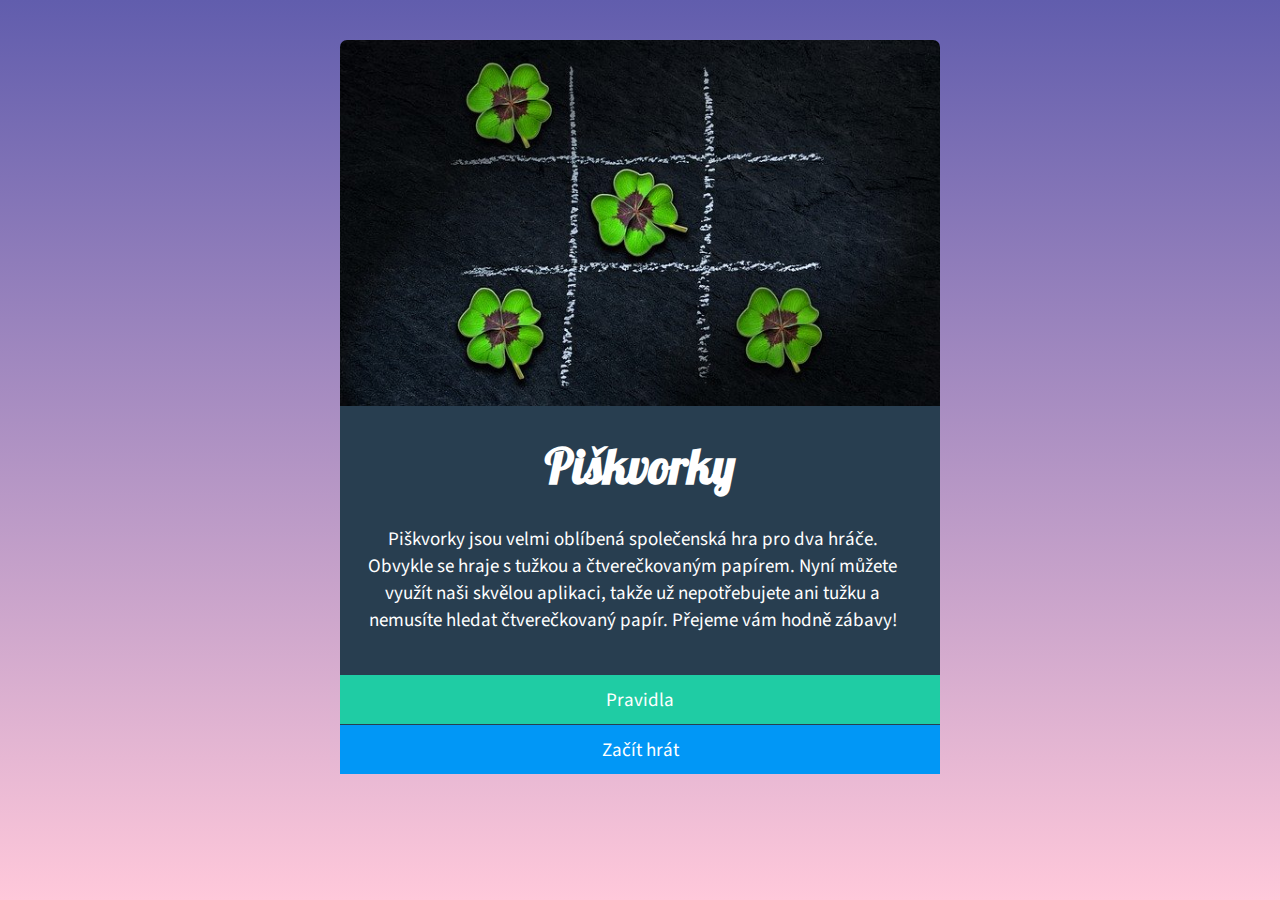
<file: index.html>
<!DOCTYPE html>
<html lang="cs">
  <head>
    <meta charset="UTF-8" />
    <meta http-equiv="X-UA-Compatible" content="IE=edge" />
    <meta name="viewport" content="width=device-width, initial-scale=1.0" />
    <title>Piškvorky</title>
    <link rel="stylesheet" href="styly.css" />
    <link rel="preconnect" href="https://fonts.googleapis.com" />
    <link rel="preconnect" href="https://fonts.gstatic.com" crossorigin />
    <link
      href="https://fonts.googleapis.com/css2?family=Lobster&display=swap"
      rel="stylesheet"
    />
    <link rel="preconnect" href="https://fonts.googleapis.com" />
    <link rel="preconnect" href="https://fonts.gstatic.com" crossorigin />
    <link
      href="https://fonts.googleapis.com/css2?family=Lobster&family=Roboto:wght@100&family=Source+Sans+Pro:wght@200&display=swap"
      rel="stylesheet"
    />
  </head>
  <body class="container">
    <div>
      <img class="image-title" src="uvodni.jpeg" alt="Uvodni-fotka" />
    </div>
    <div class="flex-item titulek">
      <h1>Piškvorky</h1>
      <div class="flex-item popis">
        <p class="uvodni-popis">
          Piškvorky jsou velmi oblíbená společenská hra pro dva hráče. Obvykle
          se hraje s tužkou a čtverečkovaným papírem. Nyní můžete využít naši
          skvělou aplikaci, takže už nepotřebujete ani tužku a nemusíte hledat
          čtverečkovaný papír. Přejeme vám hodně zábavy!
        </p>
      </div>
      <div class="pravidla"><a href="pravidla.html">Pravidla</a></div>
      <div class="start"><a href="hra.html">Začít hrát</a></div>
    </div>
  </body>
</html>
</file>
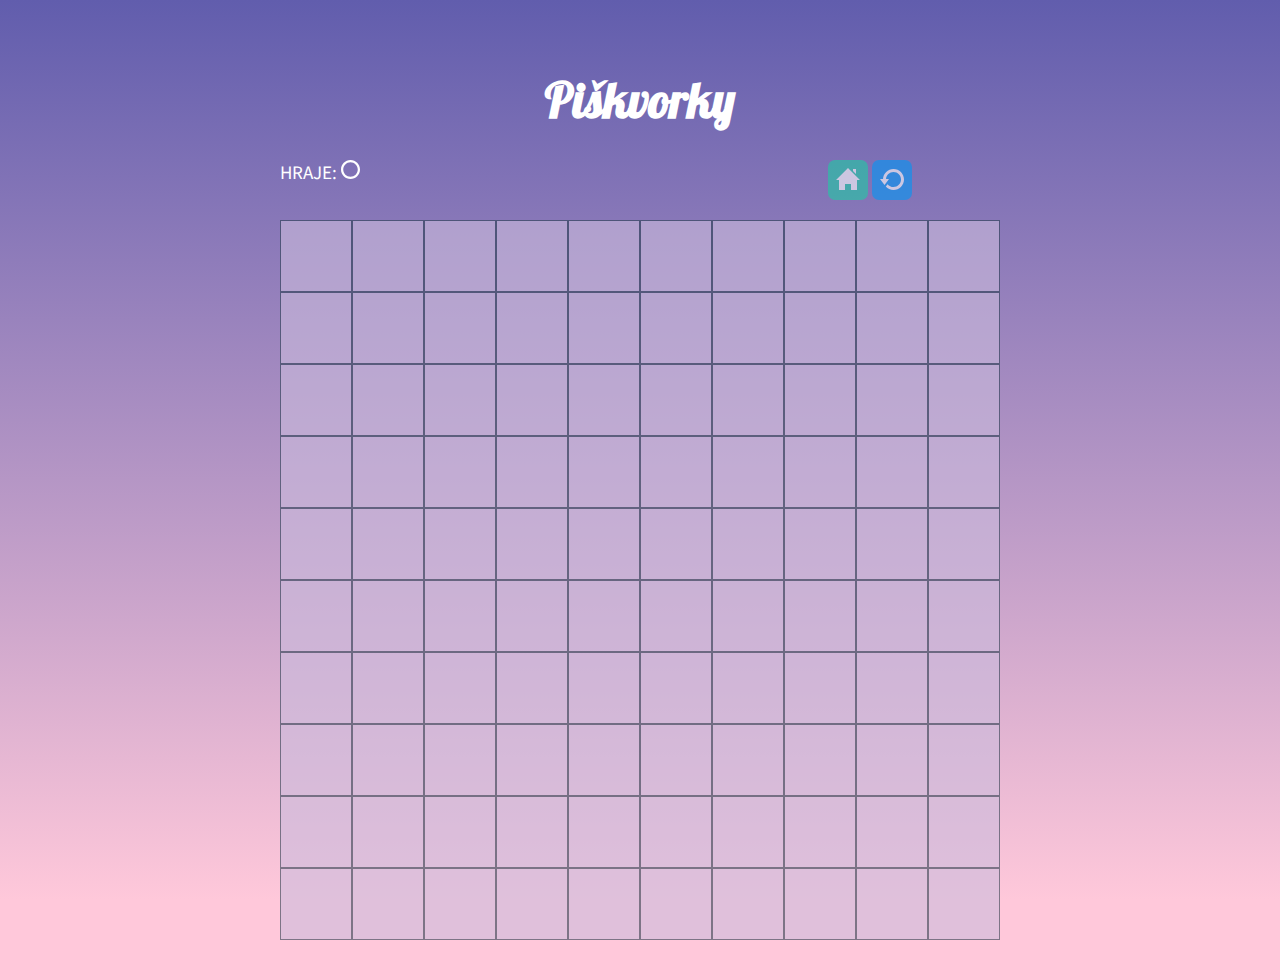
<file: hra.html>
<!DOCTYPE html>
<html lang="cs">
  <head>
    <meta charset="UTF-8" />
    <meta http-equiv="X-UA-Compatible" content="IE=edge" />
    <meta name="viewport" content="width=device-width, initial-scale=1.0" />
    <title>Piškvorky - hra</title>
    <link rel="stylesheet" href="styly.css" />
    <link rel="preconnect" href="https://fonts.googleapis.com" />
    <link rel="preconnect" href="https://fonts.gstatic.com" crossorigin />
    <link
      href="https://fonts.googleapis.com/css2?family=Lobster&display=swap"
      rel="stylesheet"
    />
    <link rel="preconnect" href="https://fonts.googleapis.com" />
    <link rel="preconnect" href="https://fonts.gstatic.com" crossorigin />
    <link
      href="https://fonts.googleapis.com/css2?family=Lobster&family=Roboto:wght@100&family=Source+Sans+Pro:wght@200&display=swap"
      rel="stylesheet"
    />
    <script src="index.js" type="module"></script>
  </head>
  <body class="container">
    <div class="flex-item hra">
      <h1>Piškvorky</h1>

      <div class="hlavni-menu">
        <div class="hrac">
          HRAJE: <img class="ikony" src="circle.svg" alt="kolecko" />
        </div>
        <div class="ikony-hra">
          <button class="ikona-domu">
            <a href="index.html"
              ><img class="button-ikony" src="home.svg" alt="domu"
            /></a>
          </button>
          <button class="ikona-restart">
            <a href="hra.html"
              ><img class="button-ikony" src="restart.svg" alt="zacit znovu"
            /></a>
          </button>
        </div>
      </div>
      <div class="hraci-pole">
        <button class="policko-btn"></button>
        <button class="policko-btn"></button>
        <button class="policko-btn"></button>
        <button class="policko-btn"></button>
        <button class="policko-btn"></button>
        <button class="policko-btn"></button>
        <button class="policko-btn"></button>
        <button class="policko-btn"></button>
        <button class="policko-btn"></button>
        <button class="policko-btn"></button>
        <button class="policko-btn"></button>
        <button class="policko-btn"></button>
        <button class="policko-btn"></button>
        <button class="policko-btn"></button>
        <button class="policko-btn"></button>
        <button class="policko-btn"></button>
        <button class="policko-btn"></button>
        <button class="policko-btn"></button>
        <button class="policko-btn"></button>
        <button class="policko-btn"></button>
        <button class="policko-btn"></button>
        <button class="policko-btn"></button>
        <button class="policko-btn"></button>
        <button class="policko-btn"></button>
        <button class="policko-btn"></button>
        <button class="policko-btn"></button>
        <button class="policko-btn"></button>
        <button class="policko-btn"></button>
        <button class="policko-btn"></button>
        <button class="policko-btn"></button>
        <button class="policko-btn"></button>
        <button class="policko-btn"></button>
        <button class="policko-btn"></button>
        <button class="policko-btn"></button>
        <button class="policko-btn"></button>
        <button class="policko-btn"></button>
        <button class="policko-btn"></button>
        <button class="policko-btn"></button>
        <button class="policko-btn"></button>
        <button class="policko-btn"></button>
        <button class="policko-btn"></button>
        <button class="policko-btn"></button>
        <button class="policko-btn"></button>
        <button class="policko-btn"></button>
        <button class="policko-btn"></button>
        <button class="policko-btn"></button>
        <button class="policko-btn"></button>
        <button class="policko-btn"></button>
        <button class="policko-btn"></button>
        <button class="policko-btn"></button>
        <button class="policko-btn"></button>
        <button class="policko-btn"></button>
        <button class="policko-btn"></button>
        <button class="policko-btn"></button>
        <button class="policko-btn"></button>
        <button class="policko-btn"></button>
        <button class="policko-btn"></button>
        <button class="policko-btn"></button>
        <button class="policko-btn"></button>
        <button class="policko-btn"></button>
        <button class="policko-btn"></button>
        <button class="policko-btn"></button>
        <button class="policko-btn"></button>
        <button class="policko-btn"></button>
        <button class="policko-btn"></button>
        <button class="policko-btn"></button>
        <button class="policko-btn"></button>
        <button class="policko-btn"></button>
        <button class="policko-btn"></button>
        <button class="policko-btn"></button>
        <button class="policko-btn"></button>
        <button class="policko-btn"></button>
        <button class="policko-btn"></button>
        <button class="policko-btn"></button>
        <button class="policko-btn"></button>
        <button class="policko-btn"></button>
        <button class="policko-btn"></button>
        <button class="policko-btn"></button>
        <button class="policko-btn"></button>
        <button class="policko-btn"></button>
        <button class="policko-btn"></button>
        <button class="policko-btn"></button>
        <button class="policko-btn"></button>
        <button class="policko-btn"></button>
        <button class="policko-btn"></button>
        <button class="policko-btn"></button>
        <button class="policko-btn"></button>
        <button class="policko-btn"></button>
        <button class="policko-btn"></button>
        <button class="policko-btn"></button>
        <button class="policko-btn"></button>
        <button class="policko-btn"></button>
        <button class="policko-btn"></button>
        <button class="policko-btn"></button>
        <button class="policko-btn"></button>
        <button class="policko-btn"></button>
        <button class="policko-btn"></button>
        <button class="policko-btn"></button>
        <button class="policko-btn"></button>
        <button class="policko-btn"></button>
      </div>
    </div>
  </body>
</html>
</file>
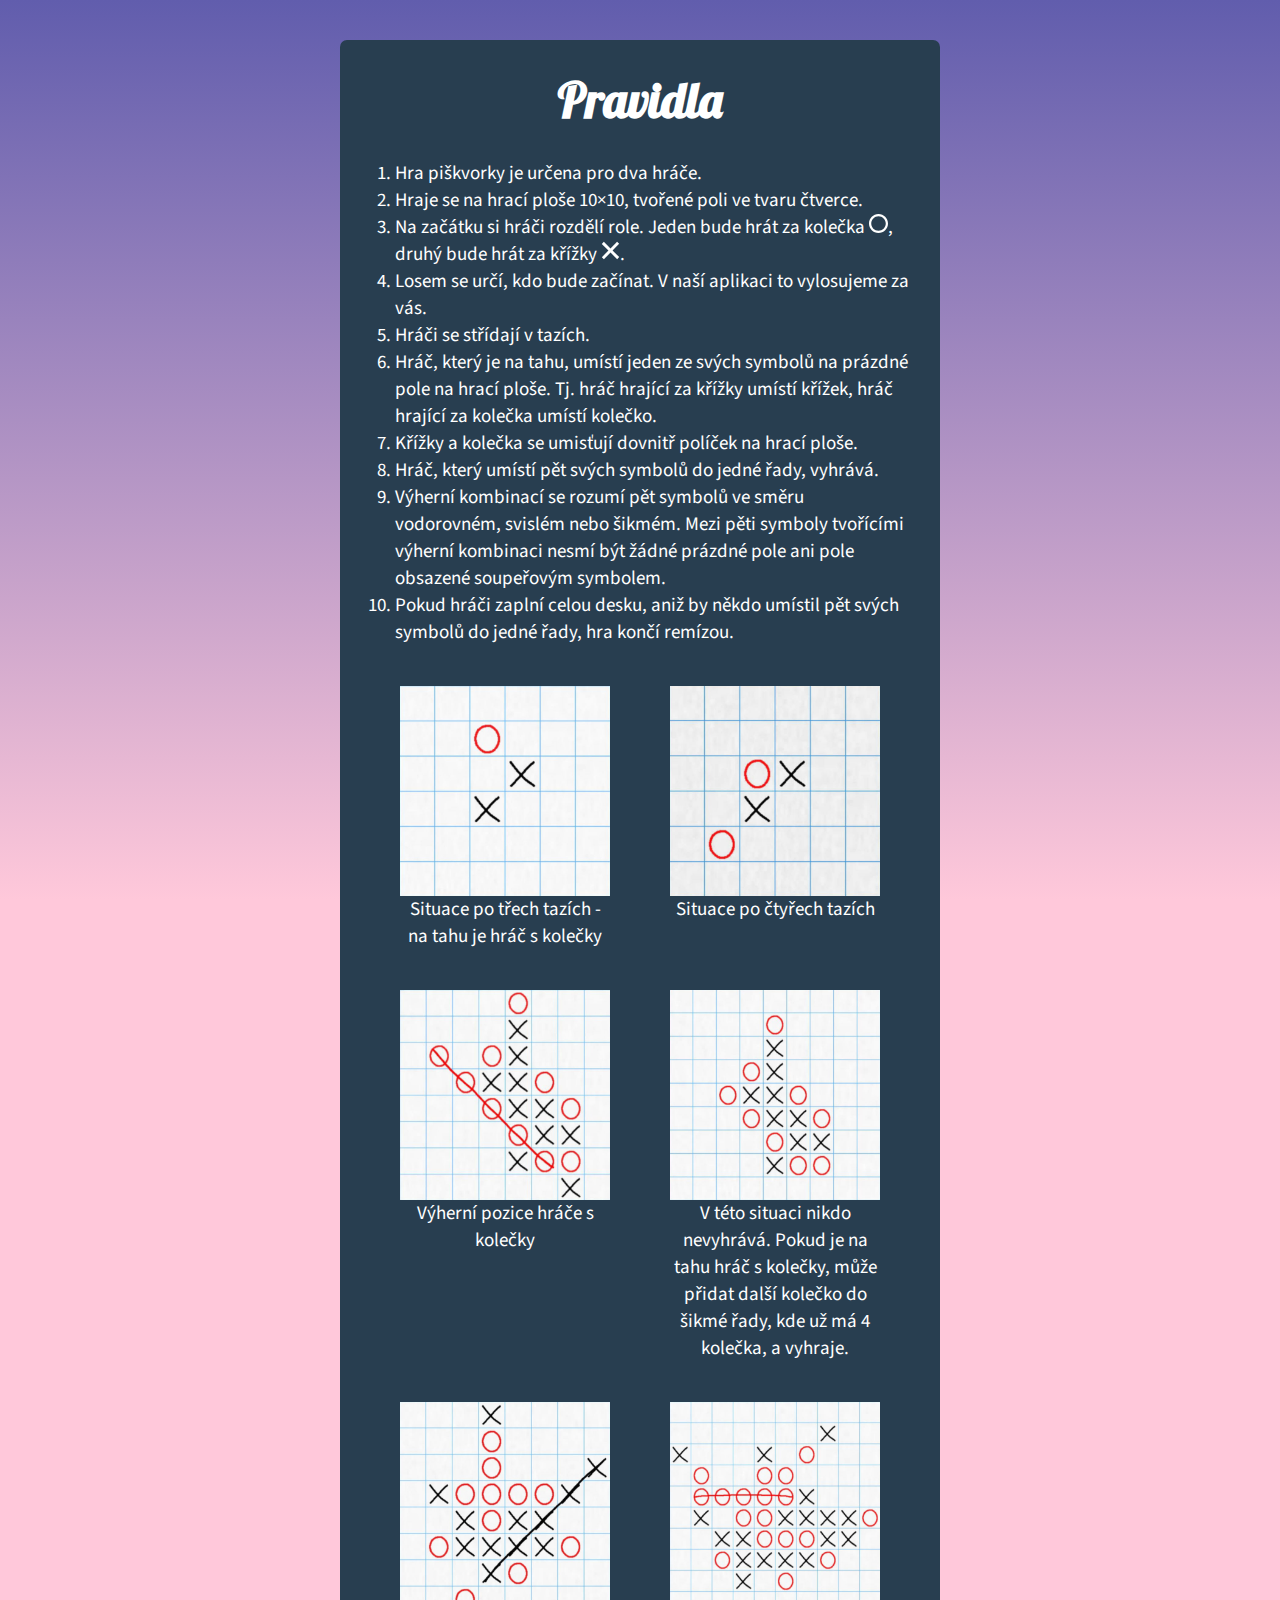
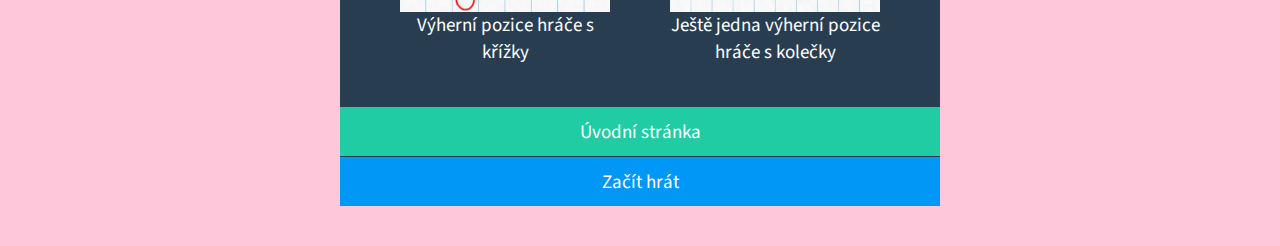
<file: pravidla.html>
<!DOCTYPE html>
<html lang="cs">
  <head>
    <meta charset="UTF-8" />
    <meta http-equiv="X-UA-Compatible" content="IE=edge" />
    <meta name="viewport" content="width=device-width, initial-scale=1.0" />
    <title>Piškvorky - pravidla</title>
    <link rel="stylesheet" href="styly.css" />
    <link rel="preconnect" href="https://fonts.googleapis.com" />
    <link rel="preconnect" href="https://fonts.gstatic.com" crossorigin />
    <link
      href="https://fonts.googleapis.com/css2?family=Lobster&display=swap"
      rel="stylesheet"
    />
    <link rel="preconnect" href="https://fonts.googleapis.com" />
    <link rel="preconnect" href="https://fonts.gstatic.com" crossorigin />
    <link
      href="https://fonts.googleapis.com/css2?family=Lobster&family=Roboto:wght@100&family=Source+Sans+Pro:wght@200&display=swap"
      rel="stylesheet"
    />
  </head>
  <body class="container">
    
    <div class="flex-item pravidla-titulek">
      <h1>Pravidla</h1>
      <div class="flex-item popis">
        <ol>
          <li>Hra piškvorky je určena pro dva hráče.</li>
          <li>Hraje se na hrací ploše 10×10, tvořené poli ve tvaru čtverce.</li>
          <li>
            Na začátku si hráči rozdělí role. Jeden bude hrát za kolečka <img class="ikony" src="circle.svg" alt="kolecko">, druhý
            bude hrát za křížky <img class="ikony" src="cross.svg" alt="krizek">.
          </li>
          <li>
            Losem se určí, kdo bude začínat. V naší aplikaci to vylosujeme za
            vás.
          </li>
          <li>Hráči se střídají v tazích.</li>
          <li>
            Hráč, který je na tahu, umístí jeden ze svých symbolů na prázdné
            pole na hrací ploše. Tj. hráč hrající za křížky umístí křížek, hráč
            hrající za kolečka umístí kolečko.
          </li>
          <li>Křížky a kolečka se umisťují dovnitř políček na hrací ploše.</li>
          <li>Hráč, který umístí pět svých symbolů do jedné řady, vyhrává.</li>
          <li>
            Výherní kombinací se rozumí pět symbolů ve směru vodorovném, svislém
            nebo šikmém. Mezi pěti symboly tvořícími výherní kombinaci nesmí být
            žádné prázdné pole ani pole obsazené soupeřovým symbolem.
          </li>
          <li>
            Pokud hráči zaplní celou desku, aniž by někdo umístil pět svých
            symbolů do jedné řady, hra končí remízou.
          </li>
        </ol>
</div>
<div class="wrap">
        <div class="popis-obrazku">
          <figure>
          <img
            class="instrukce-image"
            src="instructions-01.jpeg"
            alt="Instrukce-tri-tahy"
          />
          <figcaption>Situace po třech tazích - na tahu je hráč s kolečky</figcaption>
        </figure>
        </div>
        <div class="popis-obrazku">
          <figure>
          <img
            class="instrukce-image"
            src="instructions-02.jpeg"
            alt="Instrukce-ctyri-tahy"
          />
          <figcaption>Situace po čtyřech tazích</figcaption>
        </figure>
        </div>
        <div class="popis-obrazku">
          <img
            class="instrukce-image"
            src="instructions-03.jpeg"
            alt="Instrukce-vyherni-kolecka"
          />
          Výherní pozice hráče s kolečky
        </div>
        <div class="popis-obrazku">
          <img
            class="instrukce-image"
            src="instructions-04.jpeg"
            alt="Instrukce-zadna-vyhra"
            />
          V této situaci nikdo nevyhrává. Pokud je na tahu hráč s kolečky, může
          přidat další kolečko do šikmé řady, kde už má 4 kolečka, a vyhraje.
        </div>
        <div class="popis-obrazku">
          <img
            class="instrukce-image"
            src="instructions-05.jpeg"
            alt="Instrukce-vyherni-krizky"
          />
          Výherní pozice hráče s křížky
      </div>
        <div class="popis-obrazku">
          <img
            class="instrukce-image"
            src="instructions-06.jpeg"
            alt="Instrukce-vyherni-kolecka-dve"
          />
          Ještě jedna výherní pozice hráče s kolečky
        </div>
      </div>
    </div>
      <div class="pravidla"><a href="index.html">Úvodní stránka</a></div>
      <div class="start"><a href="hra.html">Začít hrát</a></div>
    </div>
  </body>
</html>
</file>
<file: styly.css>
*,
:after,
:before {
  box-sizing: border-box;
  margin: 0;
}

.container {
  background-image: linear-gradient(#615dad, #ffc8da);
  background-color: #ffc8da;
  color: #ffffff;
  display: flex;
  justify-content: center;
  flex-direction: column;
  background-attachment: fixed;
  padding-top: 40px;
  padding-bottom: 40px;
}

div {
  width: 400px;
  position: relative;
  display: block;
  flex-direction: column;
  justify-content: center;
  font-family: 'Source Sans Pro', sans-serif;
  font-size: 19px;
  margin-left: auto;
  margin-right: auto;
}

.titulek {
  background-color: #283e50;
}

.pravidla-titulek {
  border-top-left-radius: 7px;
  border-top-right-radius: 7px;
  background-color: #283e50;
}

.flex-item.hra {
  flex-direction: column;
  width: 80vmin;
  margin: auto;
}

.image-title {
  width: 400px;
  display: block;
  border-top-left-radius: 7px;
  border-top-right-radius: 7px;
  background-color: transparent;
}

h1 {
  font-family: 'Lobster', cursive;
  font-size: 48px;
  text-align: center;
  padding-top: 30px;
  padding-bottom: 30px;
}

.popis {
  display: flex;
  width: 400px;
  margin-bottom: 40px;
  padding-right: 30px;
  padding-left: 15px;
}

.uvodni-popis {
  text-align: center;
}

.pravidla {
  background-color: #1fcca4;
  width: 400px;
  height: 50px;
  border-top: 1px solid #283e50;
  padding-top: 12px;
  text-align: center;
}

.start {
  background-color: #0197f6;
  width: 400px;
  height: 50px;
  border-top: 1px solid #283e50;
  padding-top: 12px;
  text-align: center;
}

a:link {
  color: white;
  text-decoration: none;
}

div.pravidla:hover {
  background-color: #1cbb96;
  width: 400px;
  height: 50px;
}

div.start:hover {
  background-color: #0090e9;
  width: 400px;
  height: 50px;
}

a:visited {
  color: white;
  text-decoration: none;
}

a:hover {
  color: white;
  text-decoration: none;
}

.instrukce-image {
  max-width: 100%;
  display: block;
  justify-content: center;
  margin-left: auto;
  margin-right: auto;
}

.popis-obrazku {
  text-align: center;
  margin-bottom: 40px;
  padding-left: 30px;
  padding-right: 30px;
}

.hlavni-menu {
  width: 80vmin;
  display: flex;
  flex-direction: row;
  justify-content: space-between;
}

.ikony {
  width: 1em;
  height: 1em;
  filter: invert(100%);
}

.hrac .ikony,
.button-ikony {
  position: relative;
}

.ikona-domu,
.ikona-restart {
  width: 3em;
  height: 3em;
  border-radius: 7px;
}

.ikona-domu {
  background-color: #1fcca4;
  border: transparent;
}

.ikona-restart {
  background-color: #0197f6;
  border: transparent;
}

.ikona-domu:hover,
.ikona-domu:focus {
  background-color: #1cbb96;
  border: transparent;
}

.ikona-restart:hover,
.ikona-restart:focus {
  background-color: #0090e9;
  border: transparent;
}

.hraci-pole {
  width: 80vmin;
  height: 80vmin;
  display: flex;
  flex-wrap: wrap;
}

.ikony-hra {
  padding-left: 28vmin;
  margin-bottom: 20px;
  flex-wrap: nowrap;
}

button {
  border: 0.5px solid #283e50;
  opacity: 0.6;
  background-size: 30%;
}

.hraci-pole > button {
  background-color: rgb(204, 188, 221);
  width: 10%;
  height: 10%;
  aspect-ratio: 1/1;
}

.hraci-pole > button:hover,
.hraci-pole > button:focus {
  background-color: rgb(224, 206, 234);
  cursor: pointer;
  opacity: 1;
  border-radius: 5px;
}

@media (min-width: 650px) {
  div {
    width: 600px;
  }

  .image-title {
    width: 600px;
  }

  .popis {
    width: 600px;
  }

  .start {
    width: 600px;
  }

  .pravidla {
    width: 600px;
  }

  div.pravidla:hover {
    width: 600px;
  }

  div.start:hover {
    width: 600px;
  }

  .wrap {
    display: flex;
    flex-direction: row;
    flex-wrap: wrap;
  }

  .popis-obrazku {
    width: calc(90% / 2);
    margin-left: 0;
    margin-right: 0;
  }
}

.zahrany_tah {
  opacity: 0.8;
  background-repeat: no-repeat;
  background-position: center;
  background-size: 75%;
  transition: background-size 0.15s;
}

.policko--cross {
  background-image: url('cross.svg');
}
.policko--circle {
  background-image: url('circle.svg');
}
</file>
